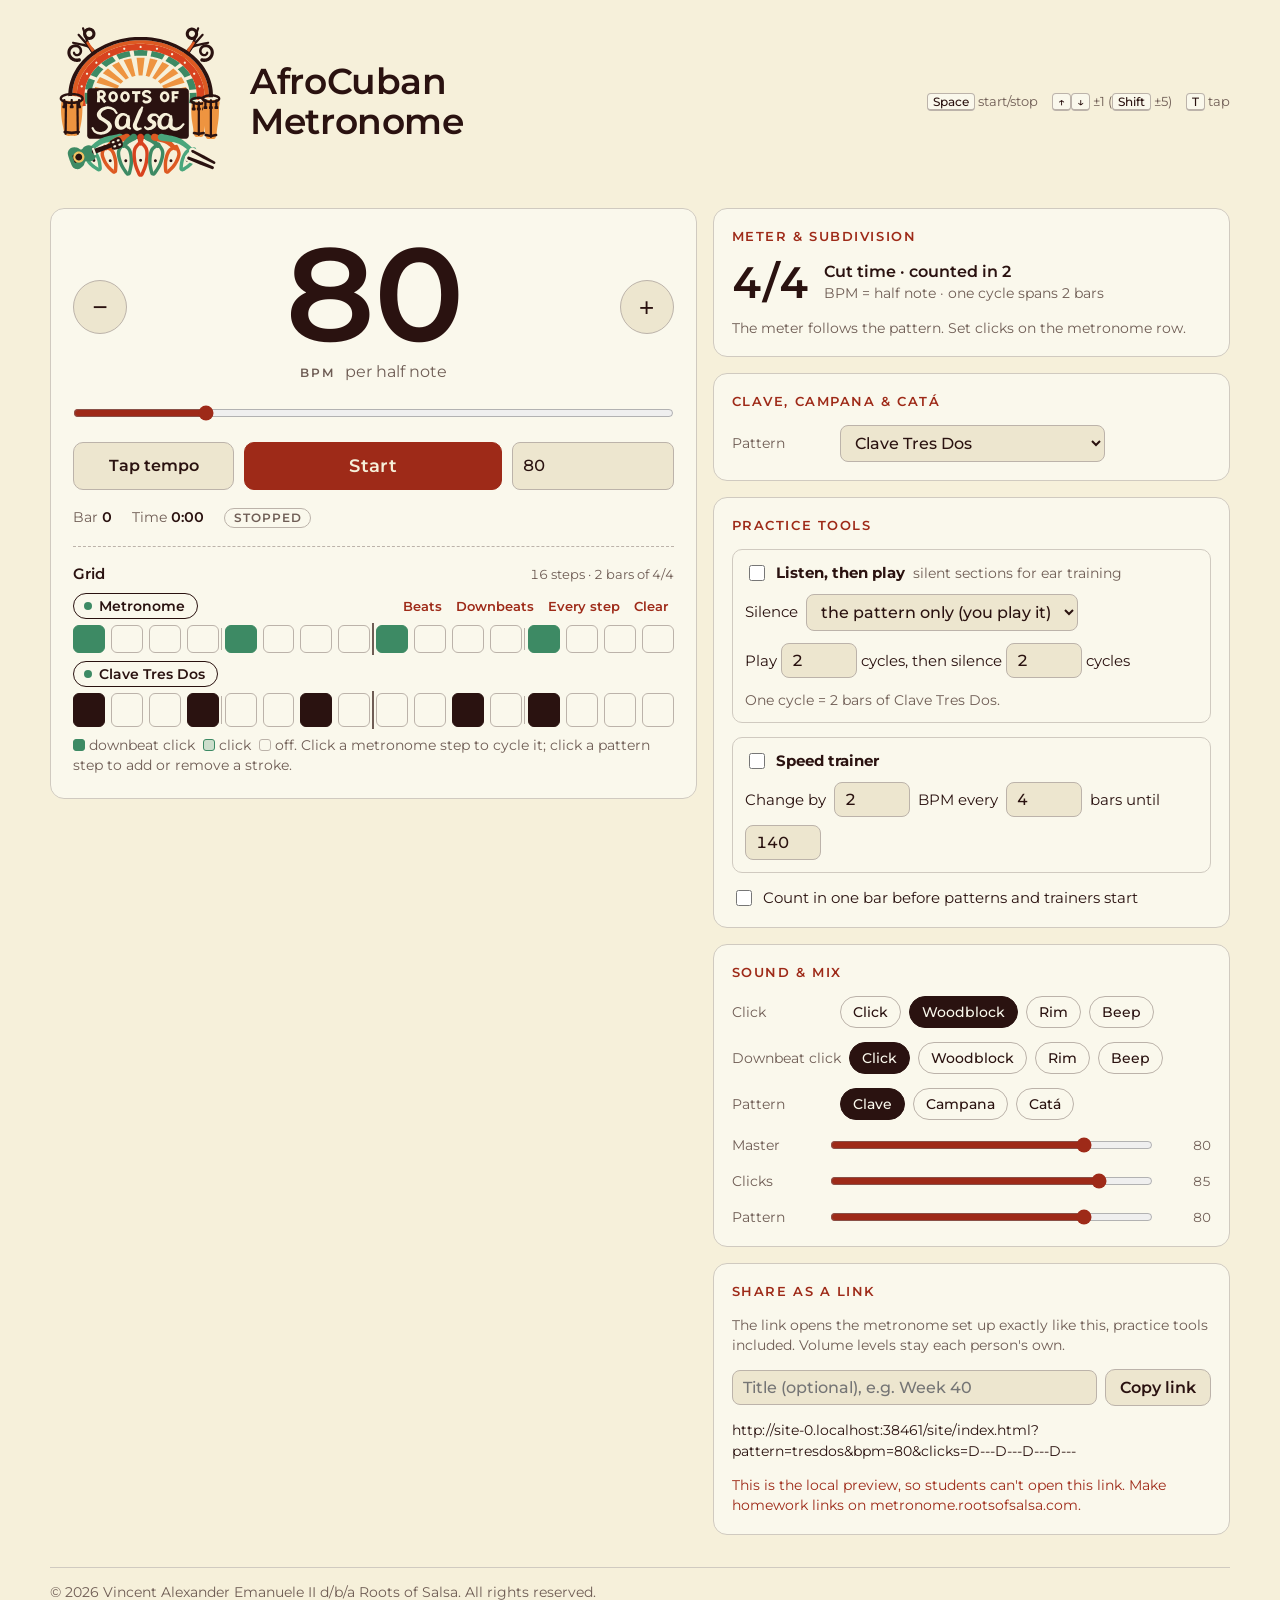
<file: site/index.html>
<!doctype html>
<html lang="en">
<head>
<meta charset="utf-8">
<meta name="viewport" content="width=device-width, initial-scale=1, viewport-fit=cover">
<title>AfroCuban Metronome</title>
<meta name="description" content="Practice clave, campana and catá patterns over a step-grid metronome. An Afro-Cuban percussion trainer from Roots of Salsa.">
<meta name="theme-color" content="#F6F0DA" media="(prefers-color-scheme: light)">
<meta name="theme-color" content="#2A1210" media="(prefers-color-scheme: dark)">
<link rel="icon" href="favicon.svg" type="image/svg+xml">
<link rel="preconnect" href="https://fonts.googleapis.com">
<link rel="preconnect" href="https://fonts.gstatic.com" crossorigin>
<link rel="stylesheet" href="https://fonts.googleapis.com/css2?family=Montserrat:wght@400;500;600&display=swap">
<link rel="stylesheet" href="css/styles.css">
<script type="module" src="js/main.js"></script>
</head>
<body>
<div class="wrap">
  <header class="top">
    <div class="brand">
      <picture>
        <source srcset="img/roots_of_salsa_v2_white.svg" media="(prefers-color-scheme: dark)">
        <img class="logo" src="img/roots_of_salsa_v2_colour.svg" width="180" height="180" alt="Roots of Salsa">
      </picture>
      <h1><span>AfroCuban</span> <span>Metronome</span></h1>
    </div>
    <div class="keys"><span><kbd>Space</kbd> start/stop</span><span><kbd>↑</kbd><kbd>↓</kbd> ±1 (<kbd>Shift</kbd> ±5)</span><span><kbd>T</kbd> tap</span></div>
  </header>
  <p class="notice" id="linkNotice" role="status" hidden></p>

  <div class="grid">
    <section class="transport" id="transport" aria-label="Transport">
      <div class="tempo-row">
        <button class="nudge" id="minus" aria-label="Slower">−</button>
        <div class="bpm-wrap">
          <output id="bpmOut" aria-live="polite">96</output>
          <div class="bpm-meta"><span class="unit">BPM</span><span id="marking">per half note</span></div>
        </div>
        <button class="nudge" id="plus" aria-label="Faster">+</button>
      </div>
      <input type="range" id="bpm" min="20" max="300" value="96" aria-label="Tempo">
      <div class="ctrls">
        <button class="btn" id="tap">Tap tempo</button>
        <button class="btn primary" id="play">Start</button>
        <input type="number" id="bpmNum" min="20" max="300" value="96" aria-label="Exact tempo">
      </div>
      <div class="status">
        <span>Bar <b id="barOut">0</b></span>
        <span>Time <b id="timeOut">0:00</b></span>
        <span id="stateOut"><span class="pill">Stopped</span></span>
        <span id="trainerOut"></span>
      </div>
      <div class="patview" id="patview">
        <h3><span id="patName">Grid</span><span id="patInfo">16 steps · 2 bars</span></h3>
        <div class="lane" id="metLane">
          <div class="lane-head">
            <button class="mute on" id="metToggle" aria-pressed="true">Metronome</button>
            <div class="lane-tools"><button class="mini" data-met="beats" title="Every beat of the time signature (the numerator)">Beats</button><button class="mini" data-met="down" title="The two main pulses of each bar">Downbeats</button><button class="mini" data-met="all">Every step</button><button class="mini" data-met="clear">Clear</button></div>
          </div>
          <div class="cells" id="metCells"></div>
        </div>
        <div class="lane" id="patLane">
          <div class="lane-head"><button class="mute on" id="patToggle" aria-pressed="true"><span id="patLaneName">Pattern</span></button></div>
          <div class="cells" id="cells"></div>
        </div>
        <p class="hint"><span class="key k2"></span> downbeat click <span class="key k1"></span> click <span class="key k0"></span> off. Click a metronome step to cycle it<span id="patHint">; click a pattern step to add or remove a stroke</span>.</p>
      </div>
    </section>

    <div class="stack">
      <section class="panel" aria-labelledby="h-meter">
        <h2 id="h-meter">Meter &amp; subdivision</h2>
        <div class="meter-sum" id="meterSum" hidden>
          <span class="sig" id="sigOut">6/8</span>
          <div><div id="sigNote">Counted in 2</div><div class="hint" id="sigSub">BPM = dotted quarter note</div></div>
        </div>
        <p class="hint" id="gridNote" hidden>The meter follows the pattern. Set clicks on the metronome row.</p>
        <div id="freeMeter">
        <div class="row" id="meters"><span class="lbl">Time</span></div>
        <div class="row" id="subs"><span class="lbl">Subdivide</span></div>
        </div>
      </section>

      <section class="panel" aria-labelledby="h-clave">
        <h2 id="h-clave">Clave, campana &amp; catá</h2>
        <div class="row"><span class="lbl">Pattern</span>
          <select id="pattern" aria-label="Pattern"></select>
        </div>
      </section>

      <section class="panel" aria-labelledby="h-practice">
        <h2 id="h-practice">Practice tools</h2>
        <div class="sub">
          <label class="sw"><input type="checkbox" id="gapOn"> <b>Listen, then play</b> <span class="hint">silent sections for ear training</span></label>
          <div class="row">Silence <select id="gapWhat" aria-label="What goes silent">
            <option value="pattern">the pattern only (you play it)</option>
            <option value="clicks">the metronome only</option>
            <option value="all">everything</option>
          </select></div>
          <div class="row sentence">Play <input type="number" id="gapPlay" value="2" min="1" max="32"> <span class="gapUnit">cycles</span>, then silence <input type="number" id="gapMute" value="2" min="1" max="32"> <span class="gapUnit">cycles</span></div>
          <p class="hint" id="gapHint"></p>
        </div>
        <div class="sub">
          <label class="sw"><input type="checkbox" id="trOn"> <b>Speed trainer</b></label>
          <div class="row">Change by <input type="number" id="trStep" value="2" min="-20" max="20"> BPM every <input type="number" id="trEvery" value="4" min="1" max="64"> bars until <input type="number" id="trTarget" value="140" min="20" max="300"></div>
        </div>
        <label class="sw"><input type="checkbox" id="countIn"> Count in one bar before patterns and trainers start</label>
      </section>

      <section class="panel" aria-labelledby="h-sound">
        <h2 id="h-sound">Sound &amp; mix</h2>
        <div class="row" id="sounds"><span class="lbl">Click</span></div>
        <div class="row" id="downSounds"><span class="lbl">Downbeat click</span></div>
        <div class="row" id="patSounds"><span class="lbl">Pattern</span></div>
        <div class="slider"><span>Master</span><input type="range" id="vMaster" min="0" max="100" value="80"><output id="vMasterOut">80</output></div>
        <div class="slider"><span>Clicks</span><input type="range" id="vBeat" min="0" max="100" value="85"><output id="vBeatOut">85</output></div>
        <div class="slider"><span>Pattern</span><input type="range" id="vPat" min="0" max="100" value="80"><output id="vPatOut">80</output></div>
      </section>

      <section class="panel" aria-labelledby="h-share">
        <h2 id="h-share">Share as a link</h2>
        <p class="hint">The link opens the metronome set up exactly like this, practice tools included. Volume levels stay each person's own.</p>
        <div class="row"><input type="text" id="linkTitle" maxlength="80" placeholder="Title (optional), e.g. Week 40" aria-label="Link title"><button class="btn" id="copyLink">Copy link</button></div>
        <p class="link-out" id="linkOut"></p>
        <p class="hint" id="copyStatus" aria-live="polite"></p>
        <p class="hint link-local" id="linkLocal" hidden>This is the local preview, so students can't open this link. Make homework links on metronome.rootsofsalsa.com.</p>
      </section>

    </div>
  </div>
  <footer class="foot">© 2026 Vincent Alexander Emanuele II d/b/a Roots&nbsp;of&nbsp;Salsa. All rights reserved.</footer>
</div>
</body>
</html>
</file>
<file: site/css/styles.css>
/* All styles for the page. Layout ported from the v1.0 prototype; colours and type follow brand/BRANDBOOK.md. */

:root{
  color-scheme:light;
  /* Brand palette (brand book §2). On cream, only ink and deep red are text colours. */
  --brand-ink:#2A1210; --brand-cream:#F6F0DA; --brand-deep-red:#9E2A18; --brand-vermilion:#DD5A22;
  --brand-orange:#EE9440; --brand-amber:#F2C263; --brand-teal:#3D8A64; --brand-light-teal:#49A67C;
  /* UI roles. Surfaces and lines are ink mixed into cream; muted text keeps 5.4:1 on cream. */
  --bg:var(--brand-cream); --surface:#FAF8EC; --surface-2:#EDE6CF; --ink:var(--brand-ink); --muted:#6F5D55;
  --line:#D0CAC0; --line-strong:#BCB3AA;
  --accent:var(--brand-deep-red); --accent-ink:var(--brand-cream);
  --hot:var(--brand-vermilion);      /* playhead */
  --live:var(--brand-teal);          /* playing, lane on */
  --click:var(--brand-teal);         /* metronome row */
  --stroke:var(--brand-ink);         /* pattern row */
  --display:"Montserrat", "Avenir Next", "Segoe UI", system-ui, sans-serif;
  --body:"Montserrat", "Avenir Next", "Segoe UI", system-ui, -apple-system, sans-serif;
}
@media (prefers-color-scheme: dark){
  :root{
    color-scheme:dark;
    --bg:var(--brand-ink); --surface:#361F1C; --surface-2:#402A26; --ink:var(--brand-cream); --muted:#B5A999;
    --line:#59453E; --line-strong:#68554D;
    --accent:var(--brand-orange); --accent-ink:var(--brand-ink);
    --live:var(--brand-light-teal); --click:var(--brand-light-teal); --stroke:var(--brand-cream);
  }
}
*{box-sizing:border-box}
[hidden]{display:none!important}
/* Side gutter of 16px, widened where the iPhone notch or home bar needs it (viewport-fit=cover) */
body{margin:0;background:var(--bg);color:var(--ink);font-family:var(--body);font-size:16px;line-height:1.45;
  padding:env(safe-area-inset-top,0px) max(16px, env(safe-area-inset-right,0px)) calc(40px + env(safe-area-inset-bottom,0px)) max(16px, env(safe-area-inset-left,0px))}
.wrap{max-width:1180px;margin:0 auto}
.top{display:flex;justify-content:space-between;align-items:center;gap:12px 24px;flex-wrap:wrap;padding-block:12px 16px}
.brand{display:flex;align-items:center;gap:20px}
/* The logo file is 1045 units wide around a 933-unit mark, so a 180px image draws the mark at 161px
   (brand book: 160px for full detail). Its built-in margin plus the gap covers the 7% clear space. */
/* Dark mode shows the white knockout straight on the ink-brown ground (brand book §6); see the <picture> in index.html. */
.brand picture{flex:none}
.logo{display:block;width:180px;height:180px}
h1{margin:0;font-family:var(--display);font-weight:600;font-size:clamp(26px,3.2vw,36px);line-height:1.1;letter-spacing:-.01em}
h1 span{display:block}
.keys{font-size:12.5px;color:var(--muted);display:flex;gap:6px 14px;flex-wrap:wrap}
kbd{font-family:var(--body);font-size:12px;font-weight:500;border:1px solid var(--line-strong);border-bottom-width:2px;border-radius:4px;padding:0 5px;background:var(--surface);color:var(--ink)}
.grid{display:grid;grid-template-columns:minmax(0,1.25fr) minmax(0,1fr);gap:16px;align-items:start}
@media (max-width:880px){.grid{grid-template-columns:1fr}}
.stack{display:grid;gap:16px}
@media (min-width:881px){.grid .transport{position:sticky;top:calc(env(safe-area-inset-top,0px) + 12px)}}
.transport{background:var(--surface);border:1px solid var(--line);border-radius:14px;padding:22px;position:relative;overflow:hidden;display:grid;gap:18px}
.tempo-row{display:grid;grid-template-columns:auto 1fr auto;align-items:center;gap:10px}
.nudge{width:54px;height:54px;border-radius:50%;border:1px solid var(--line-strong);background:var(--surface-2);color:var(--ink);font-size:26px;cursor:pointer;line-height:1}
.nudge:hover{border-color:var(--accent)}
.bpm-wrap{text-align:center}
#bpmOut{font-family:var(--display);font-weight:600;font-size:clamp(76px,19vw,132px);line-height:.95;font-variant-numeric:tabular-nums;display:block;letter-spacing:-.02em}
.bpm-meta{display:flex;justify-content:center;gap:10px;align-items:baseline;margin-top:4px}
.unit{font-size:12px;font-weight:600;letter-spacing:.16em;color:var(--muted)}
#marking{color:var(--muted);font-size:16px}
input[type=range]{width:100%;accent-color:var(--accent);height:22px;margin:0}
.ctrls{display:grid;grid-template-columns:1fr 1.6fr 1fr;gap:10px}
.btn{font:600 16px var(--body);border-radius:10px;border:1px solid var(--line-strong);background:var(--surface-2);color:var(--ink);padding:12px 14px;cursor:pointer}
.btn:hover{border-color:var(--accent)}
.btn.primary{background:var(--accent);color:var(--accent-ink);border-color:var(--accent);font-size:18px;letter-spacing:.02em}
.btn.primary.on{background:var(--ink);border-color:var(--ink);color:var(--surface)}
.btn:focus-visible,.chip:focus-visible,.cell:focus-visible,.nudge:focus-visible,select:focus-visible,input:focus-visible{outline:2px solid var(--accent);outline-offset:2px}
#tap.hit{background:var(--brand-amber);border-color:var(--brand-orange);color:var(--brand-ink)}
.hint{font-size:14px;color:var(--muted)}
p.hint{margin:0}
.status{display:flex;flex-wrap:wrap;gap:8px 20px;font-size:13.5px;color:var(--muted);font-variant-numeric:tabular-nums}
.status b{color:var(--ink);font-weight:600}
.pill{display:inline-block;padding:1px 9px;border-radius:99px;font-size:11.5px;font-weight:600;letter-spacing:.08em;text-transform:uppercase;border:1px solid var(--line-strong)}
.pill.live{color:var(--ink);border-color:var(--live);background:color-mix(in srgb,var(--live) 16%,transparent)}
.pill.silent{color:var(--brand-ink);border-color:var(--brand-amber);background:var(--brand-amber)}
.patview{border-top:1px dashed var(--line-strong);padding-top:16px;display:grid;gap:8px}
.patview h3{margin:0;font-size:15px;font-weight:600;display:flex;justify-content:space-between;align-items:baseline;gap:8px;flex-wrap:wrap}
.patview h3 span{font-weight:400;color:var(--muted);font-size:13px;font-variant-numeric:tabular-nums}
#patName{font-family:var(--display);color:var(--ink);font-size:15px;font-weight:600}
.cells{display:grid;gap:6px}
.cell{height:34px;border-radius:6px;border:1px solid var(--line-strong);background:transparent;cursor:pointer;padding:0;position:relative}
.cell.hit{background:var(--stroke);border-color:var(--stroke)}
.cell.gs::before,.cell.half::before{content:"";position:absolute;left:-4.5px;top:2px;bottom:2px;width:1px;background:var(--line-strong)}
.cell.half::before{width:2px;left:-5px;top:-3px;bottom:-3px;background:var(--muted)}
.cell.now{outline:2px solid var(--hot);outline-offset:1px}
.meter-sum{display:flex;align-items:center;gap:14px}
.sig{font-family:var(--display);font-weight:600;font-size:44px;line-height:1;font-variant-numeric:tabular-nums}
#sigNote{font-weight:600}
#freeMeter{display:grid;gap:14px}
#freeMeter[hidden]{display:none!important}
.cell.hit.now{background:var(--hot);border-color:var(--hot)}
.lane{display:grid;gap:6px}
.lane-head{display:flex;justify-content:space-between;align-items:center;gap:6px 10px;flex-wrap:wrap}
.lane-tools{display:flex;flex-wrap:wrap;gap:2px}
.mute{font:600 13.5px var(--body);border:1px solid var(--line-strong);background:transparent;color:var(--muted);border-radius:99px;padding:4px 12px 4px 10px;cursor:pointer;display:inline-flex;gap:7px;align-items:center}
.mute::before{content:"";width:8px;height:8px;border-radius:50%;background:var(--line-strong);flex:none}
.mute.on{color:var(--ink);border-color:var(--ink)}
.mute.on::before{background:var(--live)}
.mini{font:600 13px var(--body);border:0;background:transparent;color:var(--accent);cursor:pointer;padding:3px 6px;border-radius:6px}
.mini:hover{background:var(--surface-2)}
.lane.off .cells{opacity:.35}
.lane.silent .cells{opacity:.2}
.lane.silent .mute{border-style:dashed}
#metCells .cell{height:28px}
.cell.m1{background:color-mix(in srgb,var(--click) 24%,transparent);border-color:var(--click)}
.cell.m2{background:var(--click);border-color:var(--click)}
.cell.m2.now,.cell.m1.now{outline-color:var(--hot)}
.key{display:inline-block;width:12px;height:12px;border-radius:3px;border:1px solid var(--line-strong);vertical-align:-1px;margin-left:4px}
.key.k1{background:color-mix(in srgb,var(--click) 24%,transparent);border-color:var(--click)}
.key.k2{background:var(--click);border-color:var(--click);margin-left:0}
.panel{background:var(--surface);border:1px solid var(--line);border-radius:14px;padding:18px;display:grid;gap:14px}
.panel h2{margin:0;font-family:var(--display);font-size:13px;font-weight:600;letter-spacing:.12em;text-transform:uppercase;color:var(--accent)}
.row{display:flex;flex-wrap:wrap;gap:8px;align-items:center}
.row.sentence{display:block;line-height:2.6}
.lbl{font-size:14px;color:var(--muted);min-width:100px}
.chip{font:500 14px var(--body);border:1px solid var(--line-strong);background:transparent;color:var(--ink);border-radius:99px;padding:6px 12px;cursor:pointer}
.chip:hover{border-color:var(--accent)}
.chip.on{background:var(--ink);color:var(--surface);border-color:var(--ink)}
.slider{display:grid;grid-template-columns:88px 1fr 48px;gap:10px;align-items:center}
.slider span:first-child{font-size:14px;color:var(--muted)}
.slider output{font-size:13px;text-align:right;color:var(--muted);font-variant-numeric:tabular-nums}
/* 16px keeps iPhone Safari from zooming in when a field gets focus */
select,input[type=text],input[type=number]{font:500 16px var(--body);color:var(--ink);background:var(--surface-2);border:1px solid var(--line-strong);border-radius:8px;padding:7px 10px}
input[type=number]{width:76px;font-variant-numeric:tabular-nums}
#bpmNum{width:100%}
.sw{display:inline-flex;align-items:center;gap:8px;font-size:15px;cursor:pointer}
.sw input{accent-color:var(--accent);width:16px;height:16px}
.sub{display:grid;gap:10px;padding:12px;border:1px solid var(--line);border-radius:10px}
.sub .row{font-size:15px}
/* Homework links: the notice when the page opens from a link, and the Share panel. */
.notice{margin:0 0 16px;padding:10px 14px;background:var(--surface);border:1px solid var(--line);border-left:4px solid var(--accent);border-radius:10px}
#linkTitle{flex:1;min-width:0}
#copyLink{padding:8px 14px}
.link-out{margin:0;font-size:14px;overflow-wrap:anywhere;-webkit-user-select:all;user-select:all}
#copyStatus:empty{display:none}
.link-local{color:var(--accent)}
/* Copyright line, in the owner's full formal wording (same as the README). */
.foot{margin-top:32px;padding-top:14px;border-top:1px solid var(--line);font-size:14px;color:var(--muted)}
/* Touch screens: every control is at least 40px tall, and each grid cell's tap area takes in the gap
   around it (34px cell + 6px gap = 40px). The metronome row's 28px cells reach 6px up and down,
   so its wrapped rows sit 12px apart to keep those tap areas from overlapping.
   The insets count from inside the cell's 1px border, hence one extra pixel. */
@media (pointer: coarse){
  .cell::after{content:"";position:absolute;inset:-4px}
  #metCells .cell::after{inset:-7px -4px}
  #metCells{row-gap:12px}
  .mute,.mini,.chip,.sw,.btn,select,input[type=text],input[type=number]{min-height:40px}
  .mini{padding-inline:8px}
  input[type=range]{height:40px}
  .keys{display:none}   /* the keyboard shortcuts legend: phones and tablets have no keyboard to use it with */
}
/* 144px draws the mark at 129px: the brand book's "acceptable" screen size.
   Narrower side padding in the panels gives the grid room for two rows of eight 40px cells, down to 375px screens. */
@media (max-width:480px){.logo{width:144px;height:144px}.brand{gap:16px}h1{font-size:clamp(20px,6.2vw,24px)}
  .transport,.panel{padding-inline:12px}
  .ctrls{grid-template-columns:1fr 1fr}.ctrls .primary{grid-column:1/-1;order:-1}.slider{grid-template-columns:70px 1fr 42px}.lbl{min-width:0;width:100%}
  .sw:has(.hint){flex-wrap:wrap;row-gap:0}.sw .hint{flex-basis:100%;padding-left:24px}}
</file>
